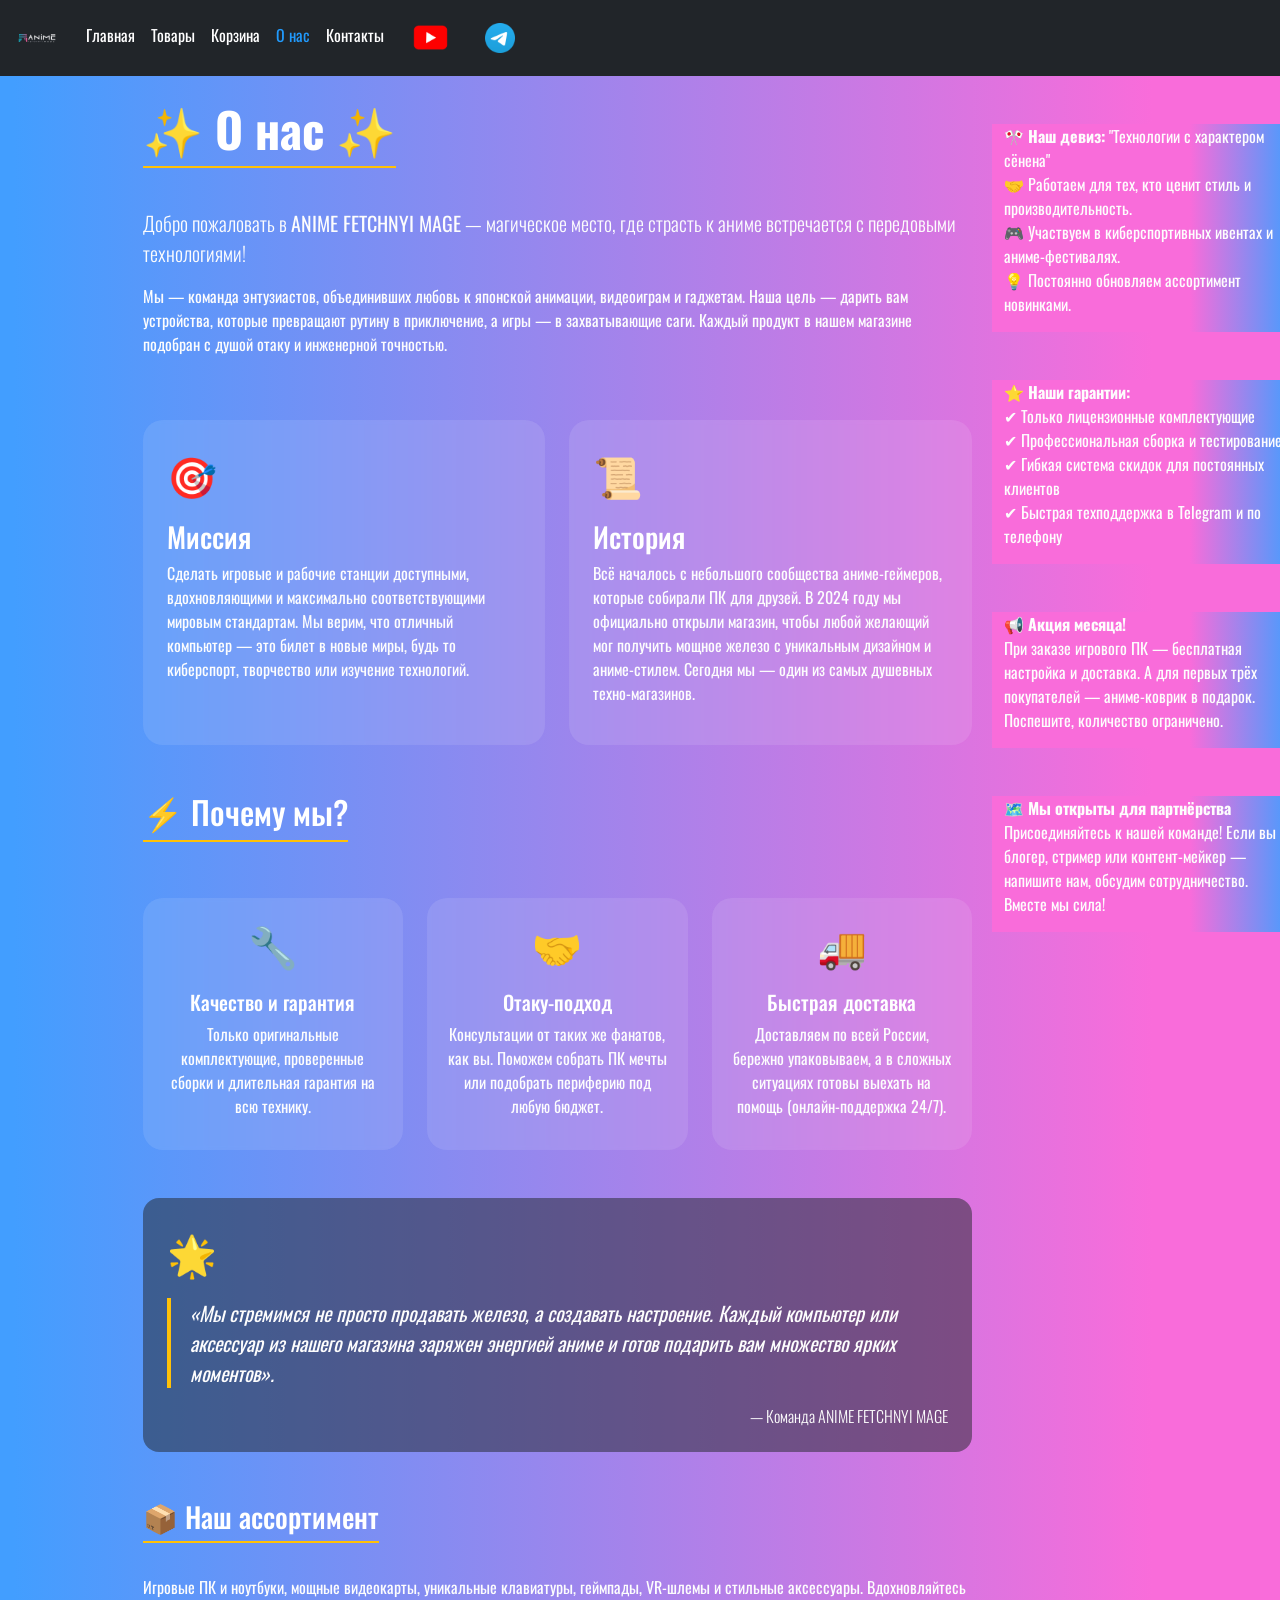
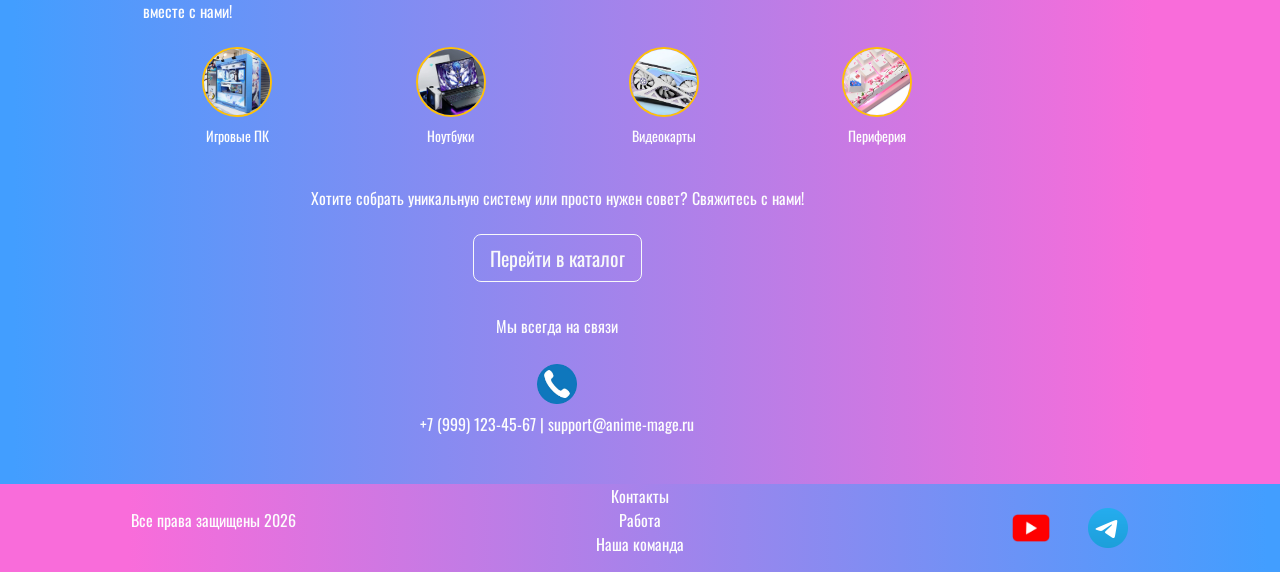
<file: about.html>
<!DOCTYPE html>
<html lang="ru">
<head>
  <meta charset="UTF-8">
  <meta name="viewport" content="width=device-width, initial-scale=1.0">
  <!-- Bootstrap CSS -->
  <link href="https://cdn.jsdelivr.net/npm/bootstrap@5.3.8/dist/css/bootstrap.min.css" rel="stylesheet" integrity="sha384-sRIl4kxILFvY47J16cr9ZwB07vP4J8+LH7qKQnuqkuIAvNWLzeN8tE5YBujZqJLB" crossorigin="anonymous">
  <!-- Пользовательские стили -->
  <link rel="stylesheet" href="source/styles/mycss.css">
  <link rel="stylesheet" href="source/styles/bgvideo.css">
  <!-- Favicon -->
  <link rel="apple-touch-icon" sizes="180x180" href="source/files/favicon_io/apple-touch-icon.png">
  <link rel="icon" type="image/png" sizes="32x32" href="source/files/favicon_io/favicon-32x32.png">
  <link rel="icon" type="image/png" sizes="16x16" href="source/files/favicon_io/favicon-16x16.png">
  <link rel="manifest" href="source/files/favicon_io/site.webmanifest">
  <title>О нас | ANIME FETCHNYI MAGE</title>
  <style>
    /* Дополнительные штрихи для страницы о нас */
    .about-icon {
      font-size: 2.5rem;
      margin-bottom: 1rem;
      display: inline-block;
    }
    .team-quote {
      font-style: italic;
      border-left: 4px solid #ffc107;
      padding-left: 1.2rem;
    }
    .values-card {
      background: rgba(255, 255, 255, 0.1);
      backdrop-filter: blur(2px);
      border-radius: 20px;
      transition: transform 0.2s;
      height: 100%;
    }
    .values-card:hover {
      transform: translateY(-5px);
      background: rgba(255, 255, 255, 0.2);
    }
    .about-heading {
      border-bottom: 2px solid #ffc107;
      display: inline-block;
      padding-bottom: 8px;
      margin-bottom: 1.5rem;
    }
  </style>
</head>
<body>

<header>
  <nav class="navbar navbar-expand-lg bg-dark">
    <div class="container-fluid">
      <a class="navbar-brand" href="/"><img src="source/files/Лого.png" alt="Логотип"></a>
      <button class="navbar-toggler" type="button" data-bs-toggle="collapse" data-bs-target="#navbarNav" aria-controls="navbarNav" aria-expanded="false" aria-label="Toggle navigation">
        <span class="navbar-toggler-icon"></span>
      </button>
      <div class="collapse navbar-collapse" id="navbarNav">
        <ul class="navbar-nav">
          <li class="nav-item">
            <a class="nav-link" href="/">Главная</a>
          </li>
          <li class="nav-item">
            <a class="nav-link" href="pricing.html">Товары</a>
          </li>
          <li class="nav-item">
  <a class="nav-link" href="cart.html">Корзина </a>
</li>
          <!-- Новая страница "О нас" с активным состоянием -->
          <li class="nav-item">
          <a class="nav-link active" aria-current="page" href="about.html">О нас</a>
          </li>
          <li class="nav-item">
            <a class="nav-link" href="pricing.html">Контакты</a>
          </li>
          <!-- Иконки соцсетей (как на других страницах) -->
          <li class="nav-item">
            <a class="nav-link" href="#">
              <img style="width: 45px; margin-inline: 0.5em;" src="source/files/79a0912a89eba223ff004ecd10778489 (1).png" alt="...">
            </a>
          </li>
          <li class="nav-item">
            <a class="nav-link" href="#">
              <img style="width: 30px; margin-inline: 0.5em;" src="source/files/Telegram_2019_Logo.svg.png" alt="...">
            </a>
          </li>
        </ul>
      </div>
    </div>
  </nav>
</header>

<section>
  <div class="container-fluid m-4">
    <div class="row">
      <!-- Левый отступ (как на главной) -->
      <div class="col-lg-1"></div>

      <!-- Основной контент: история, миссия, преимущества -->
      <div class="col-lg-8 col-md-12 text-white">
        <!-- Блок о компании -->
        <div class="row mb-5">
          <div class="col-12">
            <h1 class="display-5 fw-bold"><span class="about-heading">✨ О нас ✨</span></h1>
            <p class="lead mt-3">Добро пожаловать в <strong>ANIME FETCHNYI MAGE</strong> — магическое место, где страсть к аниме встречается с передовыми технологиями!</p>
            <p>Мы — команда энтузиастов, объединивших любовь к японской анимации, видеоиграм и гаджетам. Наша цель — дарить вам устройства, которые превращают рутину в приключение, а игры — в захватывающие саги. Каждый продукт в нашем магазине подобран с душой отаку и инженерной точностью.</p>
          </div>
        </div>

        <!-- Наша миссия + история -->
        <div class="row g-4 mb-5">
          <div class="col-md-6">
            <div class="values-card p-4 h-100">
              <div class="about-icon">🎯</div>
              <h3>Миссия</h3>
              <p>Сделать игровые и рабочие станции доступными, вдохновляющими и максимально соответствующими мировым стандартам. Мы верим, что отличный компьютер — это билет в новые миры, будь то киберспорт, творчество или изучение технологий.</p>
            </div>
          </div>
          <div class="col-md-6">
            <div class="values-card p-4 h-100">
              <div class="about-icon">📜</div>
              <h3>История</h3>
              <p>Всё началось с небольшого сообщества аниме-геймеров, которые собирали ПК для друзей. В 2024 году мы официально открыли магазин, чтобы любой желающий мог получить мощное железо с уникальным дизайном и аниме-стилем. Сегодня мы — один из самых душевных техно-магазинов.</p>
            </div>
          </div>
        </div>

        <!-- Почему выбирают нас (преимущества) -->
        <div class="row mb-5">
          <div class="col-12">
            <h2 class="mb-3"><span class="about-heading">⚡ Почему мы?</span></h2>
          </div>
          <div class="col-md-4 mt-3">
            <div class="values-card p-3 text-center">
              <div class="about-icon">🔧</div>
              <h5>Качество и гарантия</h5>
              <p>Только оригинальные комплектующие, проверенные сборки и длительная гарантия на всю технику.</p>
            </div>
          </div>
          <div class="col-md-4 mt-3">
            <div class="values-card p-3 text-center">
              <div class="about-icon">🤝</div>
              <h5>Отаку-подход</h5>
              <p>Консультации от таких же фанатов, как вы. Поможем собрать ПК мечты или подобрать периферию под любую бюджет.</p>
            </div>
          </div>
          <div class="col-md-4 mt-3">
            <div class="values-card p-3 text-center">
              <div class="about-icon">🚚</div>
              <h5>Быстрая доставка</h5>
              <p>Доставляем по всей России, бережно упаковываем, а в сложных ситуациях готовы выехать на помощь (онлайн-поддержка 24/7).</p>
            </div>
          </div>
        </div>

        <!-- Вдохновляющая цитата / команда -->
        <div class="row mb-5">
          <div class="col-12">
            <div class="bg-dark bg-opacity-50 rounded-4 p-4">
              <div class="about-icon text-warning">🌟</div>
              <p class="team-quote fs-5">«Мы стремимся не просто продавать железо, а создавать настроение. Каждый компьютер или аксессуар из нашего магазина заряжен энергией аниме и готов подарить вам множество ярких моментов».</p>
              <p class="text-end fw-light mb-0">— Команда ANIME FETCHNYI MAGE</p>
            </div>
          </div>
        </div>

        <!-- Что мы предлагаем (краткий обзор категорий) -->
        <div class="row mb-4">
          <div class="col-12">
            <h3><span class="about-heading">📦 Наш ассортимент</span></h3>
            <p>Игровые ПК и ноутбуки, мощные видеокарты, уникальные клавиатуры, геймпады, VR-шлемы и стильные аксессуары. Вдохновляйтесь вместе с нами!</p>
          </div>
          <div class="col-6 col-md-3 text-center mt-2">
            <img src="source/images/ПК.jpg" class="rounded-circle border border-2 border-warning" style="width: 70px; height: 70px; object-fit: cover;" alt="PC">
            <p class="mt-2 small">Игровые ПК</p>
          </div>
          <div class="col-6 col-md-3 text-center mt-2">
            <img src="source/images/Ноутбук 1.jpg" class="rounded-circle border border-2 border-warning" style="width: 70px; height: 70px; object-fit: cover;" alt="laptop">
            <p class="mt-2 small">Ноутбуки</p>
          </div>
          <div class="col-6 col-md-3 text-center mt-2">
            <img src="source/images/GPU 1.jpg" class="rounded-circle border border-2 border-warning" style="width: 70px; height: 70px; object-fit: cover;" alt="GPU">
            <p class="mt-2 small">Видеокарты</p>
          </div>
          <div class="col-6 col-md-3 text-center mt-2">
            <img src="source/images/Клавиатура 1.png" class="rounded-circle border border-2 border-warning" style="width: 70px; height: 70px; object-fit: cover;" alt="keyboard">
            <p class="mt-2 small">Периферия</p>
          </div>
        </div>

        <!-- Призыв к действию + помощь -->
        <div class="col-lg-12 col-md-12 text-center mt-4">
          <p>Хотите собрать уникальную систему или просто нужен совет? Свяжитесь с нами!</p>
          <button type="button" onclick="window.location.href = 'pricing.html'" class="btn btn-outline-light btn-lg my-2">Перейти в каталог</button>
        </div>
        <div class="col-lg-12 col-md-12 text-center mt-4">
          <p>Мы всегда на связи</p>
        </div>
        <div class="col-lg-12 col-md-12 text-center mt-2">
          <img class="call-anim" style="width: 50px;" src="source/files/телефон.png" alt="Позвонить">
        </div>
        <div class="col-lg-12 col-md-12 text-center mt-2 mb-4">
          <p>+7 (999) 123-45-67 | support@anime-mage.ru</p>
        </div>
      </div>

      <!-- Правая боковая панель (аналогично другим страницам) -->
      <div class="col-lg-3 col-md-12">
        <div class="row px-2">
          <div class="col-lg-12 sidebar my-4">
            <p>🎌 <strong>Наш девиз:</strong> "Технологии с характером сёнена" <br>
            🤝 Работаем для тех, кто ценит стиль и производительность.<br>
            🎮 Участвуем в киберспортивных ивентах и аниме-фестивалях.<br>
            💡 Постоянно обновляем ассортимент новинками.</p>
          </div>
          <div class="col-lg-12 sidebar my-4">
            <p><strong>⭐ Наши гарантии:</strong><br>
            ✔ Только лицензионные комплектующие<br>
            ✔ Профессиональная сборка и тестирование<br>
            ✔ Гибкая система скидок для постоянных клиентов<br>
            ✔ Быстрая техподдержка в Telegram и по телефону</p>
          </div>
          <div class="col-lg-12 sidebar my-4">
            <p><strong>📢 Акция месяца!</strong><br>
            При заказе игрового ПК — бесплатная настройка и доставка. А для первых трёх покупателей — аниме-коврик в подарок. Поспешите, количество ограничено.</p>
          </div>
          <div class="col-lg-12 sidebar my-4">
            <p><strong>🗺️ Мы открыты для партнёрства</strong><br>
            Присоединяйтесь к нашей команде! Если вы блогер, стример или контент-мейкер — напишите нам, обсудим сотрудничество. Вместе мы сила!</p>
          </div>
        </div>
      </div>
    </div>
  </div>
</section>

<footer class="mt-4">
  <div class="container-fluid">
    <div class="row">
      <div class="col-lg-4 col-md-12 footer-text text-center">
        <p>Все права защищены 2026</p>
      </div>
      <div class="col-lg-4 col-md-12 footer-text text-center">
        <p>Контакты <br>Работа<br>Наша команда</p>
      </div>
      <div class="col-lg-4 col-md-12 media-links">
        <img style="width: 50px; margin-inline: 1em;" src="source/files/79a0912a89eba223ff004ecd10778489 (1).png" alt="...">
        <img style="width: 40px; margin-inline: 1em;" src="source/files/Telegram_2019_Logo.svg.png" alt="...">
      </div>
    </div>
  </div>
</footer>

<script src="https://cdn.jsdelivr.net/npm/bootstrap@5.3.8/dist/js/bootstrap.bundle.min.js" integrity="sha384-FKyoEForCGlyvwx9Hj09JcYn3nv7wiPVlz7YYwJrWVcXK/BmnVDxM+D2scQbITxI" crossorigin="anonymous"></script>
</body>
</html>
</file>
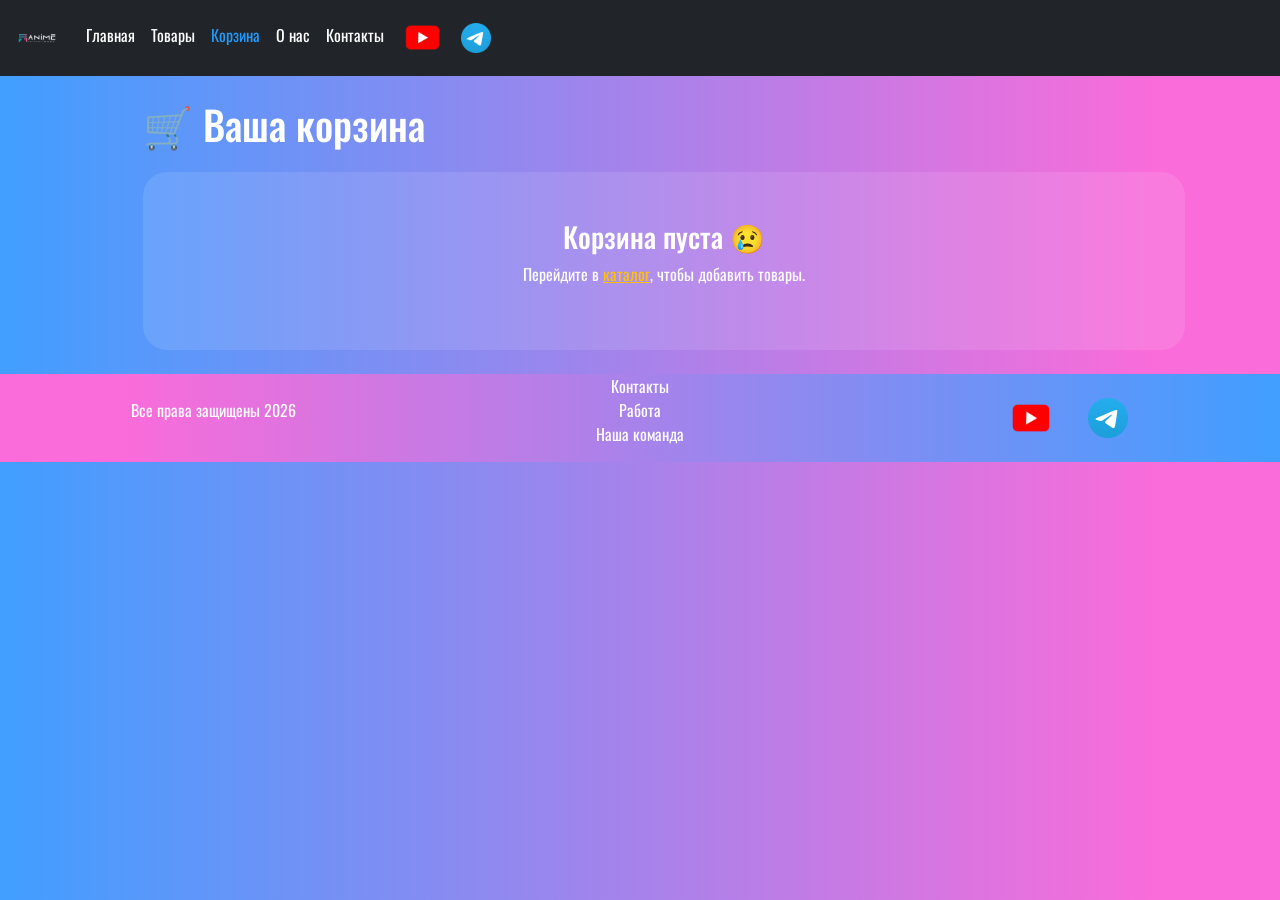
<file: cart.html>
<!DOCTYPE html>
<html lang="ru">
<head>
  <meta charset="UTF-8">
  <meta name="viewport" content="width=device-width, initial-scale=1.0">
  <link href="https://cdn.jsdelivr.net/npm/bootstrap@5.3.8/dist/css/bootstrap.min.css" rel="stylesheet">
  <link rel="stylesheet" href="source/styles/mycss.css">
  <link rel="apple-touch-icon" sizes="180x180" href="source/files/favicon_io/apple-touch-icon.png">
  <link rel="icon" type="image/png" sizes="32x32" href="source/files/favicon_io/favicon-32x32.png">
  <title>Корзина | ANIME FETCHNYI MAGE</title>
  <style>
    .cart-item-img { width: 80px; height: 80px; object-fit: cover; border-radius: 12px; }
    .cart-table th, .cart-table td { vertical-align: middle; text-align: center; }
    .quantity-input { width: 70px; text-align: center; }
    .empty-cart { text-align: center; padding: 3rem; background: rgba(255,255,255,0.1); border-radius: 24px; }
  </style>
</head>
<body>

<header>
  <nav class="navbar navbar-expand-lg bg-dark">
    <div class="container-fluid">
      <a class="navbar-brand" href="/"><img src="source/files/Лого.png" alt="Лого"></a>
      <button class="navbar-toggler" type="button" data-bs-toggle="collapse" data-bs-target="#navbarNav">
        <span class="navbar-toggler-icon"></span>
      </button>
      <div class="collapse navbar-collapse" id="navbarNav">
        <ul class="navbar-nav">
          <li class="nav-item"><a class="nav-link" href="/">Главная</a></li>
          <li class="nav-item"><a class="nav-link" href="pricing.html">Товары</a></li>
           <li class="nav-item"><a class="nav-link active" href="cart.html">Корзина</a></li>
          <li class="nav-item"><a class="nav-link" href="about.html">О нас</a></li>
          <li class="nav-item"><a class="nav-link" href="pricing.html">Контакты</a></li>
          <li class="nav-item"><a class="nav-link" href="#"><img style="width: 45px;" src="source/files/79a0912a89eba223ff004ecd10778489 (1).png" alt="..."></a></li>
          <li class="nav-item"><a class="nav-link" href="#"><img style="width: 30px;" src="source/files/Telegram_2019_Logo.svg.png" alt="..."></a></li>
        </ul>
      </div>
    </div>
  </nav>
</header>

<section>
  <div class="container-fluid m-4">
    <div class="row">
      <div class="col-lg-1"></div>
      <div class="col-lg-10 col-md-12">
        <h1 class="text-white mb-4">🛒 Ваша корзина</h1>
        <div id="cart-container"></div>
      </div>
      <div class="col-lg-1"></div>
    </div>
  </div>
</section>

<footer class="mt-4">
  <div class="container-fluid">
    <div class="row">
      <div class="col-lg-4 col-md-12 footer-text text-center"><p>Все права защищены 2026</p></div>
      <div class="col-lg-4 col-md-12 footer-text text-center"><p>Контакты <br>Работа<br>Наша команда</p></div>
      <div class="col-lg-4 col-md-12 media-links">
        <img style="width: 50px; margin-inline: 1em;" src="source/files/79a0912a89eba223ff004ecd10778489 (1).png" alt="...">
        <img style="width: 40px; margin-inline: 1em;" src="source/files/Telegram_2019_Logo.svg.png" alt="...">
      </div>
    </div>
  </div>
</footer>

<script src="https://cdn.jsdelivr.net/npm/bootstrap@5.3.8/dist/js/bootstrap.bundle.min.js"></script>
<script>
  // ========== РАБОТА С КОРЗИНОЙ ==========
  function getCart() {
    return JSON.parse(localStorage.getItem('cart')) || [];
  }
  function saveCart(cart) {
    localStorage.setItem('cart', JSON.stringify(cart));
  }

  // Удаление товара по id (строка/число)
  function removeFromCart(id) {
    let cart = getCart();
    // сравниваем как строки, чтобы не зависеть от типа
    cart = cart.filter(item => String(item.id) !== String(id));
    saveCart(cart);
    renderCart();
  }

  // Изменение количества
  function updateQuantity(id, newQuantity) {
    let cart = getCart();
    const item = cart.find(item => String(item.id) === String(id));
    if (item) {
      let qty = parseInt(newQuantity);
      if (isNaN(qty) || qty < 1) qty = 1;
      item.quantity = qty;
      saveCart(cart);
      renderCart();
    }
  }

  // Очистка корзины (для кнопки "Оформить")
  function clearCart() {
    localStorage.removeItem('cart');
    renderCart();
  }

  // Отрисовка корзины
  function renderCart() {
    const cart = getCart();
    const container = document.getElementById('cart-container');
    if (cart.length === 0) {
      container.innerHTML = `<div class="empty-cart text-white">
        <h3>Корзина пуста 😢</h3>
        <p>Перейдите в <a href="pricing.html" class="text-warning">каталог</a>, чтобы добавить товары.</p>
      </div>`;
      return;
    }

    let html = `<div class="table-responsive">
      <table class="table table-dark table-hover cart-table align-middle">
        <thead>
          <tr><th>Изображение</th><th>Название</th><th>Цена</th><th>Количество</th><th>Сумма</th><th>Действие</th></tr>
        </thead>
        <tbody>`;
    let total = 0;
    for (let item of cart) {
      const sum = item.price * item.quantity;
      total += sum;
      html += `
        <tr data-id="${item.id}">
          <td><img src="${item.img}" class="cart-item-img" onerror="this.src='source/images/Другое.jpg'"></td>
          <td>${item.name}</td>
          <td>${item.price} ₽</td>
          <td><input type="number" min="1" value="${item.quantity}" class="form-control quantity-input" data-id="${item.id}" style="width:80px; margin:0 auto;"></td>
          <td class="item-sum">${sum} ₽</td>
          <td><button class="btn btn-danger btn-sm remove-item" data-id="${item.id}">Удалить</button></td>
        </tr>
      `;
    }
    html += `
        </tbody>
        <tfoot>
          <tr class="table-active"><td colspan="4" class="text-end fw-bold">Итого:</td><td class="fw-bold total-display">${total} ₽</td><td></td></tr>
        </tfoot>
      </table>
    </div>
    <div class="text-end mt-3">
      <button class="btn btn-success btn-lg" id="checkout-btn">Оформить заказ 🎉</button>
      <a href="pricing.html" class="btn btn-outline-light btn-lg ms-2">Продолжить покупки</a>
    </div>`;
    container.innerHTML = html;
  }

  // ========== ОБРАБОТЧИКИ СОБЫТИЙ (делегирование) ==========
  // Вешаем обработчики на родительский контейнер, чтобы они работали даже после перерисовки
  document.getElementById('cart-container').addEventListener('click', (e) => {
    // Кнопка "Удалить"
    if (e.target.classList.contains('remove-item')) {
      const id = e.target.getAttribute('data-id');
      removeFromCart(id);
    }
    // Кнопка "Оформить заказ" (если она уже есть в DOM)
    if (e.target.id === 'checkout-btn') {
      alert('Спасибо за заказ! Наш менеджер свяжется с вами.\n(Демо-режим)');
      clearCart();
    }
  });

  // Изменение количества (событие change)
  document.getElementById('cart-container').addEventListener('change', (e) => {
    if (e.target.classList.contains('quantity-input')) {
      const id = e.target.getAttribute('data-id');
      const newQty = parseInt(e.target.value);
      if (!isNaN(newQty)) {
        updateQuantity(id, newQty);
      }
    }
  });

  // Первоначальная отрисовка
  renderCart();
</script>
</body>
</html>
</file>
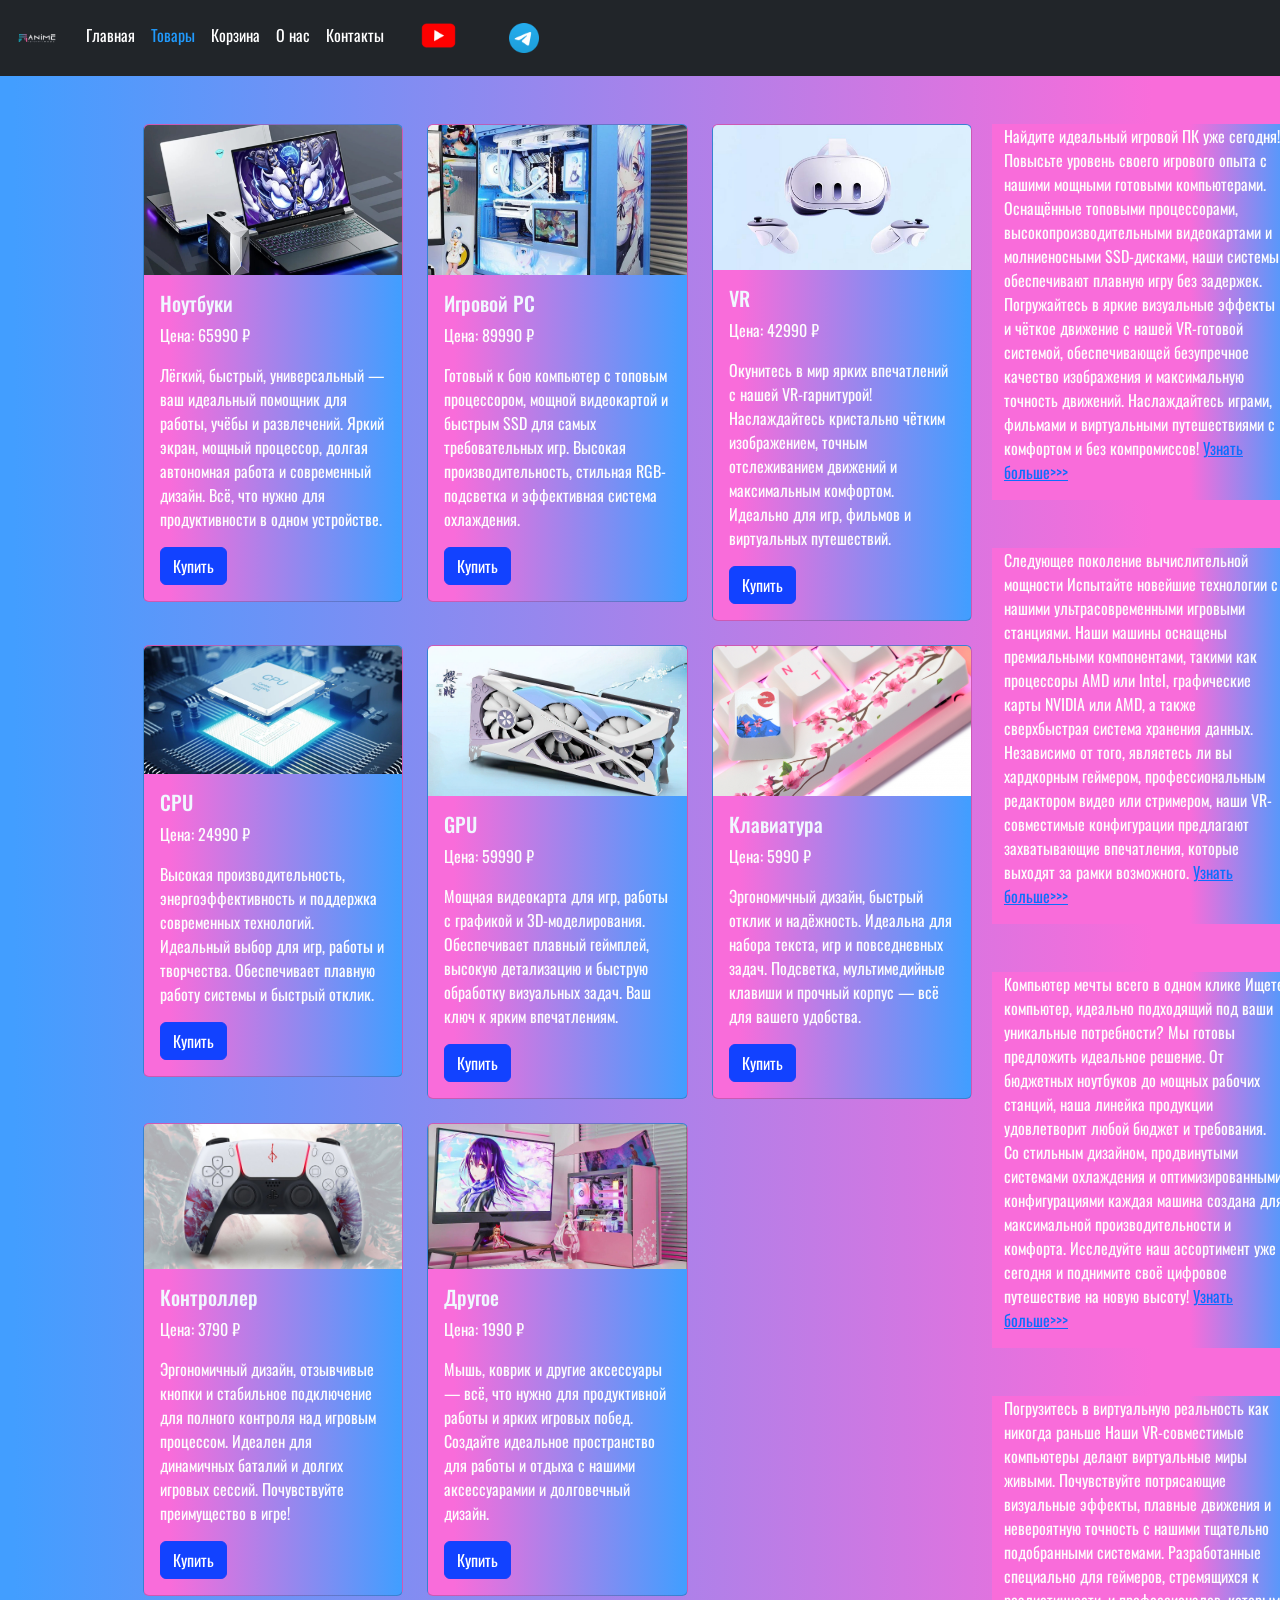
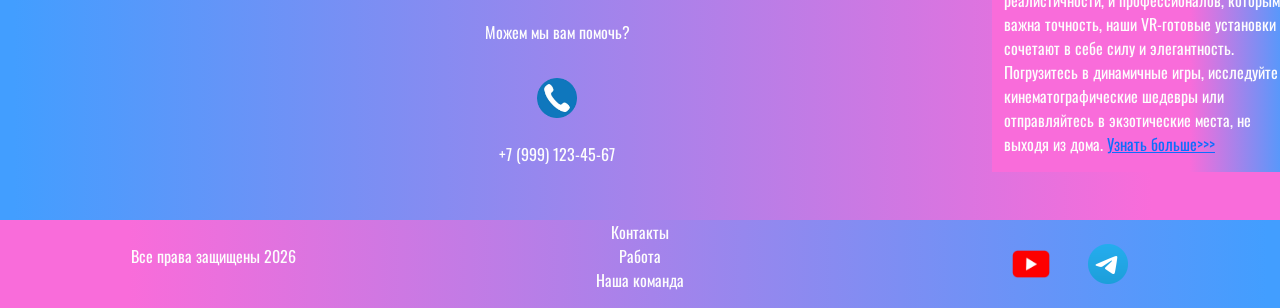
<file: pricing.html>
<head>
    <meta charset="UTF-8">
    <meta name="viewport" content="width=device-width, initial-scale=1.0">
    <link href="https://cdn.jsdelivr.net/npm/bootstrap@5.3.8/dist/css/bootstrap.min.css" rel="stylesheet"
        integrity="sha384-sRIl4kxILFvY47J16cr9ZwB07vP4J8+LH7qKQnuqkuIAvNWLzeN8tE5YBujZqJLB" crossorigin="anonymous">
    <link rel="stylesheet" href="source/styles/mycss.css">
  <link rel="apple-touch-icon" sizes="180x180" href="source/files/favicon_io/apple-touch-icon.png">
<link rel="icon" type="image/png" sizes="32x32" href="source/files/favicon_io/favicon-32x32.png">
<link rel="icon" type="image/png" sizes="16x16" href="source/files/favicon_io/favicon-16x16.png">
<link rel="manifest" href="source/files/favicon_io/site.webmanifest">

  <title>ANIME FETCHNYI MAGE</title>
</head>

<body>
    <header>
        <nav class="navbar navbar-expand-lg bg-dark">
            <div class="container-fluid">
                <a class="navbar-brand" href="/"><img src="source/files/Лого.png" alt=""></a>
                <button class="navbar-toggler" type="button" data-bs-toggle="collapse" data-bs-target="#navbarNav"
                    aria-controls="navbarNav" aria-expanded="false" aria-label="Toggle navigation">
                    <span class="navbar-toggler-icon"></span>
                </button>
                <div class="collapse navbar-collapse" id="navbarNav">
                    <ul class="navbar-nav">
                        <li class="nav-item">
                            <a class="nav-link" aria-current="page" href="/">Главная</a>
                        </li>
                        <li class="nav-item">
                            <a class="nav-link active" href="pricing.html">Товары</a>
                        </li>
                        <li class="nav-item">
  <a class="nav-link" href="cart.html">Корзина </a>
</li>
                        <li class="nav-item">
  <a class="nav-link" href="about.html">О нас</a>  
</li>
<li class="nav-item">
          <a class="nav-link" href="pricing.html">Контакты</a>
        </li>
         <li class="nav-item">
          <a class="nav-link" href="pricing.html">
            <img style="width: 45px; margin-inline: 1em;" src="source/files/79a0912a89eba223ff004ecd10778489 (1).png" alt="...">
          </a>
        </li>
  <li class="nav-item">
          <a class="nav-link" href="pricing.html">
            <img style="width: 30px; margin-inline: 1em;" src="source/files/Telegram_2019_Logo.svg.png" alt="...">
          </a>
        </li>
                    </ul>
                </div>
            </div>
        </nav>
    </header>

    <section>
        <div class="container-fluid m-4">
            <div class="row">
                <div class="col-lg-1">
                </div>
                <div class="col-lg-8 col-md-12">
                    <div class="row">
                        <div class="col-lg-4 col-md-6 mt-4">
                            <div class="card">
                                <img src="source/images/Ноутбук 1.jpg" class="card-img-top" alt="laptops">
                                <div class="card-body">
                                    <h5 class="card-title">Ноутбуки</h5>
                                    <p class="card-text price">Цена: <span class="price-value">65990</span> ₽</p>
                                    <p class="card-text">Лёгкий, быстрый, универсальный — ваш идеальный помощник для работы, учёбы и развлечений. Яркий экран, мощный процессор, долгая автономная работа и современный дизайн. Всё, что нужно для продуктивности в одном устройстве.</p>
                                    <button class="btn btn-primary add-to-cart" 
            data-name="Ноутбук игровой" 
            data-price="65990" 
            data-img="source/images/Ноутбук 1.jpg">
      Купить
    </button>
                                </div>
                            </div>
                        </div>
                        <div class="col-lg-4 col-md-6 mt-4">
                            <div class="card">
                                <img src="source/images/ПК.jpg" class="card-img-top" alt="laptops">
                                <div class="card-body">
                                    <h5 class="card-title">Игровой PC</h5>
                                    <p class="card-text price">Цена: <span class="price-value">89990</span> ₽</p>
                                    <p class="card-text">Готовый к бою компьютер с топовым процессором, мощной видеокартой и быстрым SSD для самых требовательных игр. Высокая производительность, стильная RGB-подсветка и эффективная система охлаждения.</p>
                                    <button class="btn btn-primary add-to-cart" 
            data-name="Игровой PC" 
            data-price="89990" 
            data-img="source/images/ПК.jpg">
      Купить
    </button>
                                </div>
                            </div>
                        </div>
                        <div class="col-lg-4 col-md-6 mt-4">
                            <div class="card">
                                <img src="source/images/ВР.jpg" class="card-img-top" alt="laptops">
                                <div class="card-body">
                                    <h5 class="card-title">VR</h5>
                                    <p class="card-text price">Цена: <span class="price-value">42990</span> ₽</p>
                                    <p class="card-text">Окунитесь в мир ярких впечатлений с нашей VR-гарнитурой! Наслаждайтесь кристально чётким изображением, точным отслеживанием движений и максимальным комфортом. Идеально для игр, фильмов и виртуальных путешествий.</p>
                                    <button class="btn btn-primary add-to-cart" 
            data-name="VR" 
            data-price="42990" 
            data-img="source/images/ВР.jpg">
      Купить
    </button>
                                </div>
                            </div>
                        </div>
                        <div class="col-lg-4 col-md-6 mt-4">
                            <div class="card">
                                <img src="source/images/CPU 1.jpg" class="card-img-top" alt="laptops">
                                <div class="card-body">
                                    <h5 class="card-title">CPU</h5>
                                    <p class="card-text price">Цена: <span class="price-value">24990</span> ₽</p>
                                    <p class="card-text">Высокая производительность, энергоэффективность и поддержка современных технологий. Идеальный выбор для игр, работы и творчества. Обеспечивает плавную работу системы и быстрый отклик.</p>
                                   <button class="btn btn-primary add-to-cart" 
            data-name="CPU" 
            data-price="24990" 
            data-img="source/images/CPU 1.jpg">
      Купить
    </button>
                                </div>
                            </div>
                        </div>
                        <div class="col-lg-4 col-md-6 mt-4">
                            <div class="card">
                                <img src="source/images/GPU 1.jpg" class="card-img-top" alt="laptops">
                                <div class="card-body">
                                    <h5 class="card-title">GPU</h5>
                                    <p class="card-text price">Цена: <span class="price-value">59990</span> ₽</p>
                                    <p class="card-text">Мощная видеокарта для игр, работы с графикой и 3D-моделирования. Обеспечивает плавный геймплей, высокую детализацию и быструю обработку визуальных задач. Ваш ключ к ярким впечатлениям.</p>
 <button class="btn btn-primary add-to-cart" 
            data-name="GPU" 
            data-price="59990" 
            data-img="source/images/GPU 1.jpg">
      Купить
    </button>                                </div>
                            </div>
                        </div>
                        <div class="col-lg-4 col-md-6 mt-4">
                            <div class="card">
                                <img src="source/images/Клавиатура 1.png" class="card-img-top" alt="laptops">
                                <div class="card-body">
                                    <h5 class="card-title">Клавиатура</h5>
                                    <p class="card-text price">Цена: <span class="price-value">5990</span> ₽</p>
                                    <p class="card-text">Эргономичный дизайн, быстрый отклик и надёжность. Идеальна для набора текста, игр и повседневных задач. Подсветка, мультимедийные клавиши и прочный корпус — всё для вашего удобства.</p>
 <button class="btn btn-primary add-to-cart" 
            data-name="Клавиатура" 
            data-price="3990" 
            data-img="source/images/Клавиатура 1.png">
      Купить
    </button>                                </div>
                            </div>
                        </div>
                        <div class="col-lg-4 col-md-6 mt-4">
                            <div class="card">
                                <img src="source/images/Контроллер 1.jpg" class="card-img-top" alt="laptops">
                                <div class="card-body">
                                    <h5 class="card-title">Контроллер</h5>
                                    <p class="card-text price">Цена: <span class="price-value">3790</span> ₽</p>
                                    <p class="card-text">Эргономичный дизайн, отзывчивые кнопки и стабильное подключение для полного контроля над игровым процессом. Идеален для динамичных баталий и долгих игровых сессий. Почувствуйте преимущество в игре!</p>
 <button class="btn btn-primary add-to-cart" 
            data-name="Контроллер" 
            data-price="2790" 
            data-img="source/images/Контроллер 1.jpg">
      Купить
    </button>                                </div>
                            </div>
                        </div>
                        <div class="col-lg-4 col-md-6 mt-4">
                            <div class="card">
                                <img src="source/images/Другое.jpg" class="card-img-top" alt="laptops">
                                <div class="card-body">
                                    <h5 class="card-title">Другое</h5>
                                    <p class="card-text price">Цена: <span class="price-value">1990</span> ₽</p>
                                    <p class="card-text">Мышь, коврик и другие аксессуары — всё, что нужно для продуктивной работы и ярких игровых побед. Создайте идеальное пространство для работы и отдыха с нашими аксессуарамии и долговечный дизайн.</p>
 <button class="btn btn-primary add-to-cart" 
            data-name="Другое" 
            data-price="1890" 
            data-img="source/images/Другое.jpg">
      Купить
    </button>                                </div>
                            </div>
                        </div>

                    </div>

<div class="col-lg-12 col-md-12 text-center mt-4">
<p>Можем мы вам помочь?</p>
</div>
<div class="col-lg-12 col-md-12 text-center mt-4">
<img class="call-anim" style="width: 50px;" src="source/files/телефон.png" alt="...">
</div>
<div class="col-lg-12 col-md-12 text-center mt-4">  
<p>+7 (999) 123-45-67</p>
</div>
                </div>
                <div class="col-lg-3 col-md-12">
                    <div class="row px-2">
                        <div class="col-lg-12 sidebar my-4">
                            <p>Найдите идеальный игровой ПК уже сегодня!

Повысьте уровень своего игрового опыта с нашими мощными готовыми компьютерами. Оснащённые топовыми процессорами, высокопроизводительными видеокартами и молниеносными SSD-дисками, наши системы обеспечивают плавную игру без задержек. Погружайтесь в яркие визуальные эффекты и чёткое движение с нашей VR-готовой системой, обеспечивающей безупречное качество изображения и максимальную точность движений. Наслаждайтесь играми, фильмами и виртуальными путешествиями с комфортом и без компромиссов! <a href="#">Узнать больше>>></a></p>
                        </div>
                         <div class="col-lg-12 sidebar my-4">
                            <p>Следующее поколение вычислительной мощности

Испытайте новейшие технологии с нашими ультрасовременными игровыми станциями. Наши машины оснащены премиальными компонентами, такими как процессоры AMD или Intel, графические карты NVIDIA или AMD, а также сверхбыстрая система хранения данных. Независимо от того, являетесь ли вы хардкорным геймером, профессиональным редактором видео или стримером, наши VR-совместимые конфигурации предлагают захватывающие впечатления, которые выходят за рамки возможного. <a href="#">Узнать больше>>></a></p>
                        </div>
                         <div class="col-lg-12 sidebar my-4">
                            <p>Компьютер мечты всего в одном клике

Ищете компьютер, идеально подходящий под ваши уникальные потребности? Мы готовы предложить идеальное решение. От бюджетных ноутбуков до мощных рабочих станций, наша линейка продукции удовлетворит любой бюджет и требования. Со стильным дизайном, продвинутыми системами охлаждения и оптимизированными конфигурациями каждая машина создана для максимальной производительности и комфорта. Исследуйте наш ассортимент уже сегодня и поднимите своё цифровое путешествие на новую высоту! <a href="#">Узнать больше>>></a></p>
                        </div>
                         <div class="col-lg-12 sidebar my-4">
                            <p>Погрузитесь в виртуальную реальность как никогда раньше

Наши VR-совместимые компьютеры делают виртуальные миры живыми. Почувствуйте потрясающие визуальные эффекты, плавные движения и невероятную точность с нашими тщательно подобранными системами. Разработанные специально для геймеров, стремящихся к реалистичности, и профессионалов, которым важна точность, наши VR-готовые установки сочетают в себе силу и элегантность. Погрузитесь в динамичные игры, исследуйте кинематографические шедевры или отправляйтесь в экзотические места, не выходя из дома. <a href="#">Узнать больше>>></a></p>
                        </div>
                    </div>
                </div>

            </div>


        </div>
    </section>

    <footer class="mt-4">
<div class="container-fluid">
    <div class="row">
<div class="col-lg-4 col-md-12 footer-text text-center">
 <p>Все права защищены 2026</p>   
</div>
<div class="col-lg-4 col-md-12 footer-text text-center">
<p>Контакты <br>Работа<br>Наша команда</p>
</div>        
<div class="col-lg-4 col-md-12 media-links">
<img style="width: 50px; margin-inline: 1em;" src="source/files/79a0912a89eba223ff004ecd10778489 (1).png" alt="...">
<img style="width: 40px; margin-inline: 1em;" src="source/files/Telegram_2019_Logo.svg.png" alt="...">

</div>        
    </div>
</div>
    </footer>

    <script src="https://cdn.jsdelivr.net/npm/bootstrap@5.3.8/dist/js/bootstrap.bundle.min.js"
        integrity="sha384-FKyoEForCGlyvwx9Hj09JcYn3nv7wiPVlz7YYwJrWVcXK/BmnVDxM+D2scQbITxI"
        crossorigin="anonymous"></script>

        <script>
  function addToCart(name, price, img) {
    let cart = JSON.parse(localStorage.getItem('cart')) || [];
   
    let id = name.toLowerCase().replace(/\s/g, '') + Date.now();
    const existingIndex = cart.findIndex(item => item.name === name);
    if (existingIndex !== -1) {
      cart[existingIndex].quantity += 1;
    } else {
      cart.push({
        id: id,
        name: name,
        price: price,
        img: img,
        quantity: 1
      });
    }
    localStorage.setItem('cart', JSON.stringify(cart));
    const toast = document.createElement('div');
    toast.className = 'position-fixed bottom-0 end-0 m-3 alert alert-success alert-dismissible fade show';
    toast.role = 'alert';
    toast.innerHTML = `Товар "${name}" добавлен в корзину! <button type="button" class="btn-close" data-bs-dismiss="alert"></button>`;
    document.body.appendChild(toast);
    setTimeout(() => toast.remove(), 2000);
  }

  document.querySelectorAll('.add-to-cart').forEach(btn => {
    btn.addEventListener('click', (e) => {
      const name = btn.getAttribute('data-name');
      const price = parseInt(btn.getAttribute('data-price'));
      const img = btn.getAttribute('data-img');
      addToCart(name, price, img);
    });
  });
</script>
</body>

</html>
</file>
<file: source/styles/mycss.css>
@import url('https://fonts.googleapis.com/css?family=Oswald&display=swap');


body {
    font-family:Oswald, serif;
   background: linear-gradient(90deg, #429eff 1%, #f96cda 90%);
}

p {
    color: rgb(253, 253, 253);
}

.nav-link {
    color: rgb(255, 255, 255);
}

.navbar-nav .nav-link.active {
 color: rgb(33, 154, 252);   
}

.navbar-brand img {
    width: 50px;
}

.navbar-toggler {
    background-color: rgb(41, 177, 246);
}

.sidebar {
color: rgb(248, 255, 248);
    background: linear-gradient(270deg, #429eff 1%, #f96cda 35%);
}

.card-img-top {
 width: 100%; 
    max-height: 150px; 
    object-fit: cover; 
}

.slide-item {
  width: 100%;
  height: auto;
  overflow: hidden;
}

.product-image { 
    width: 300px !important; 
     height: 300px !important; 
     overflow: hidden !important; 
      position: relative !important;
     } 
     .custom-img { 
        display: block !important; 
        width: 100% !important; 
        height: 100% !important; 
        object-fit: cover !important; 
         object-position: center !important; 
         } 
       

.btn-primary {
    background-color: #1242ff !important; 
    border-color: #193ffd !important; 
}

.btn-primary:hover,
.btn-primary:focus {
    color: white !important;
    background-color: #070066 !important; /* Темно-зеленый цвет при наведении */
    border-color: #090175 !important;
}

.card {
    background: linear-gradient(270deg, #429eff 1%, #f96cda 90%);
     color: aliceblue;
}

.slide-text,
.footer-text {
    color: aliceblue;
    margin: auto auto;
}

footer {
   background: linear-gradient(270deg, #429eff 1%, #f96cda 90%);
}

.media-links {
display: flex;
justify-content: center;
align-items: center;
}

.call-anim {
   animation: myAnim 2s ease 1s infinite normal forwards;
}


/* Базовые стили для слайдера */
#carouselExample {
    max-width: 800px;
    margin: 0 auto;
}

/* Стили для изображения пользователя */
.user-photo {
    width: 100px;
    height: 100px;
    border-radius: 50%;
    object-fit: cover;
    margin: 0 auto 20px;
    display: block;
}

/* Блок с отзывом */
.testimonial__block {
    text-align: center;
    padding: 20px;
    background-color: #f9f9f9;
    border-radius: 12px;
    box-shadow: 0 4px 12px rgba(0, 0, 0, 0.05);
}

/* Имя пользователя */
.name {
    margin: 15px 0 10px;
    font-size: 1.25rem;
    color: #333;
}

/* Рейтинг */
.rating {
    font-size: 1.2rem;
    color: #ffc107; /* Цвет звезд */
}

/* Текст отзыва */
.testimonial__paragraph {
    font-size: 1rem;
    line-height: 1.6;
    color: #555;
}

/* Адаптивность для мобильных устройств */
@media (max-width: 600px) {
    .user-photo {
        width: 80px;
        height: 80px;
    }

    .testimonial__block {
        padding: 15px;
    }

    .name {
        font-size: 1.1rem;
    }

    .testimonial__paragraph {
        font-size: 0.95rem;
    }
}

@keyframes myAnim {
 0%,
 100% {
 transform: rotate(0deg);
 transform-origin: 50% 100%;
 }

 10% {
 transform: rotate(2deg);
 }

 20%,
 40%,
 60% {
 transform: rotate(-4deg);
 }

 30%,
 50%,
 70% {
 transform: rotate(4deg);
 }

 80% {
 transform: rotate(-2deg);
 }

 90% {
 transform: rotate(2deg);
 }
}

@media (max-width: 767px) {
  .card-img-top {
    height: auto !important;
  }
  .card-title {
    font-size: 1rem;
  }
  .carousel-indicators {
    display: none;
  }

@media (min-width: 768px) and (max-width: 991px) {
 
}
</file>
<file: source/styles/bgvideo.css>
.bgvideo {
    height: 70vh;
    width: 100%;
position: relative;
display: flex;
justify-content: center;
align-items: center;
}


.bgvideo video {
    height: 70vh;
    width: 100%;
position: absolute;
top: 0;
left: 0;
object-fit: cover;
z-index: 1;
}

.effect {
    height: 70vh;
    width: 100%;
position: absolute;
top: 0;
left: 0;
object-fit: cover;
z-index: 2;
background-color: rgba(0, 0, 0, 0.074);
}

.video-text {
    color: rgb(255, 255, 255);
    z-index: 2;
    font-size: 70px;
}
</file>
